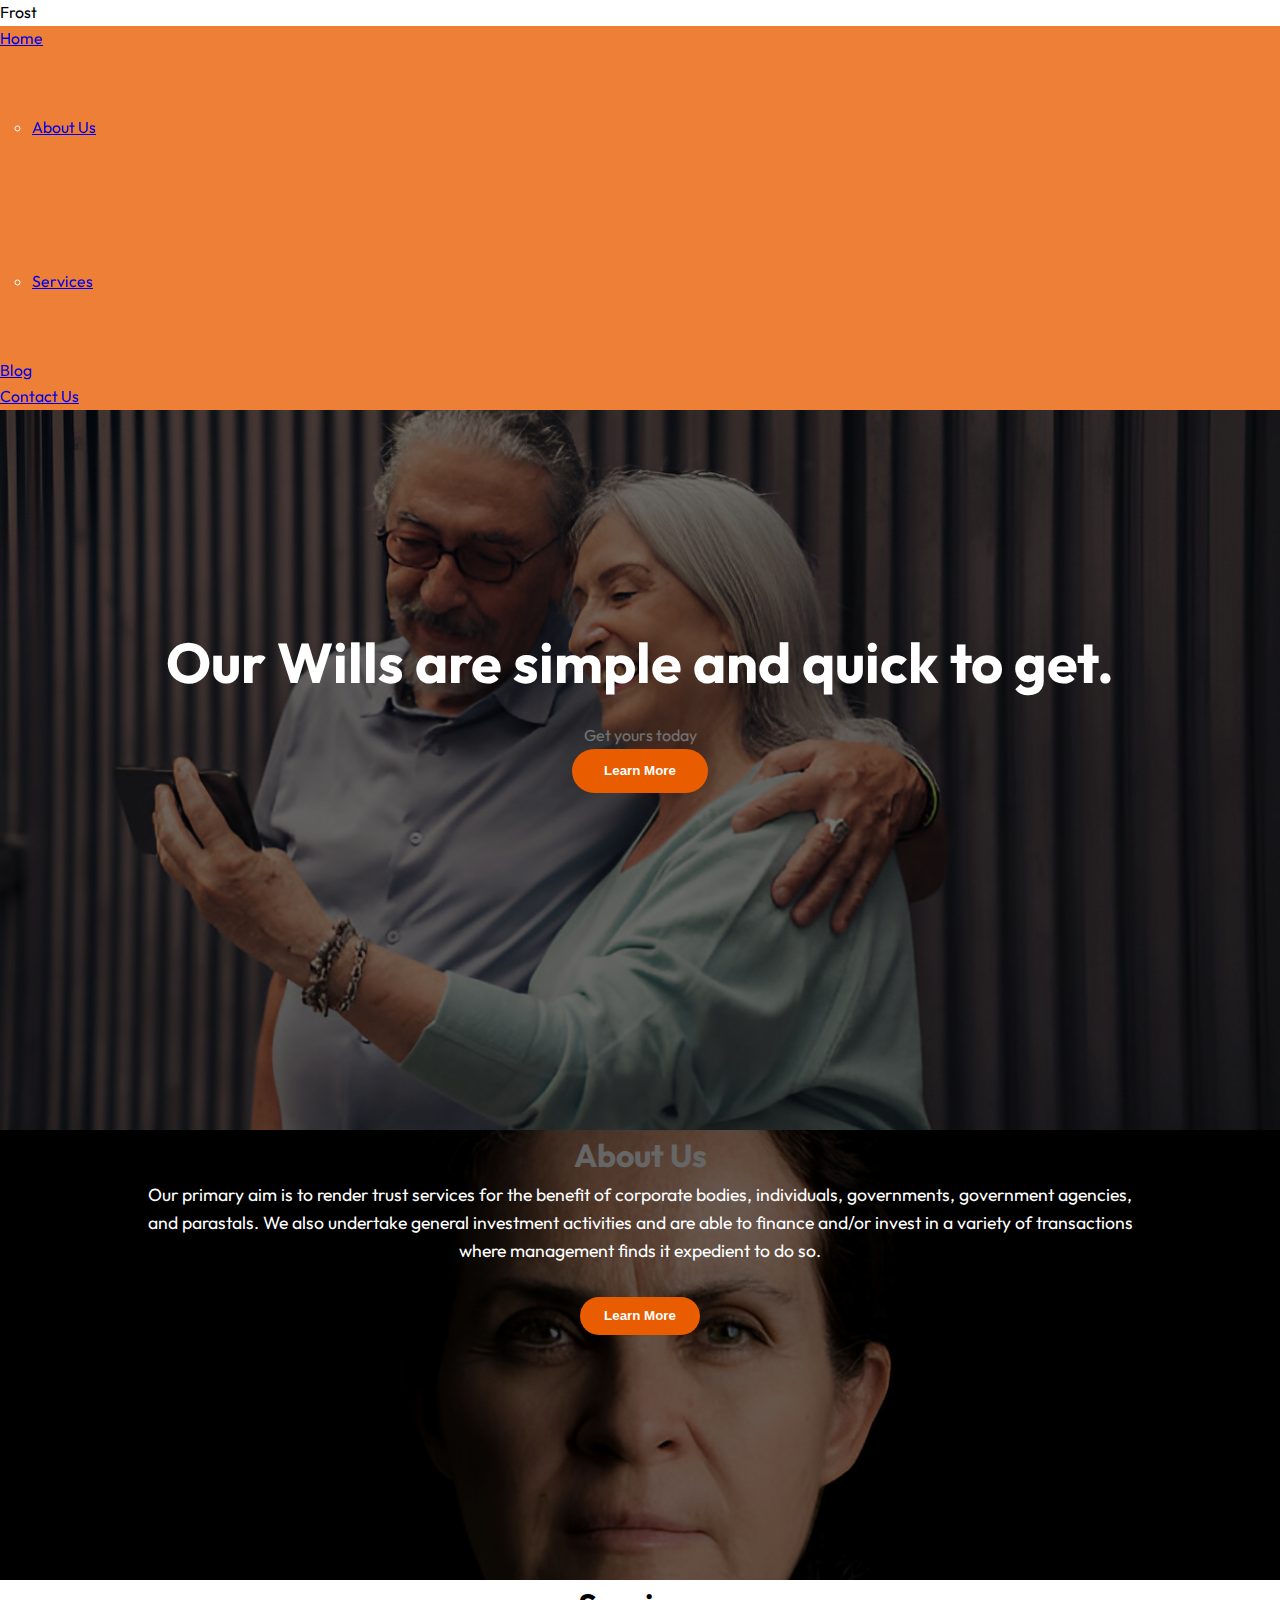
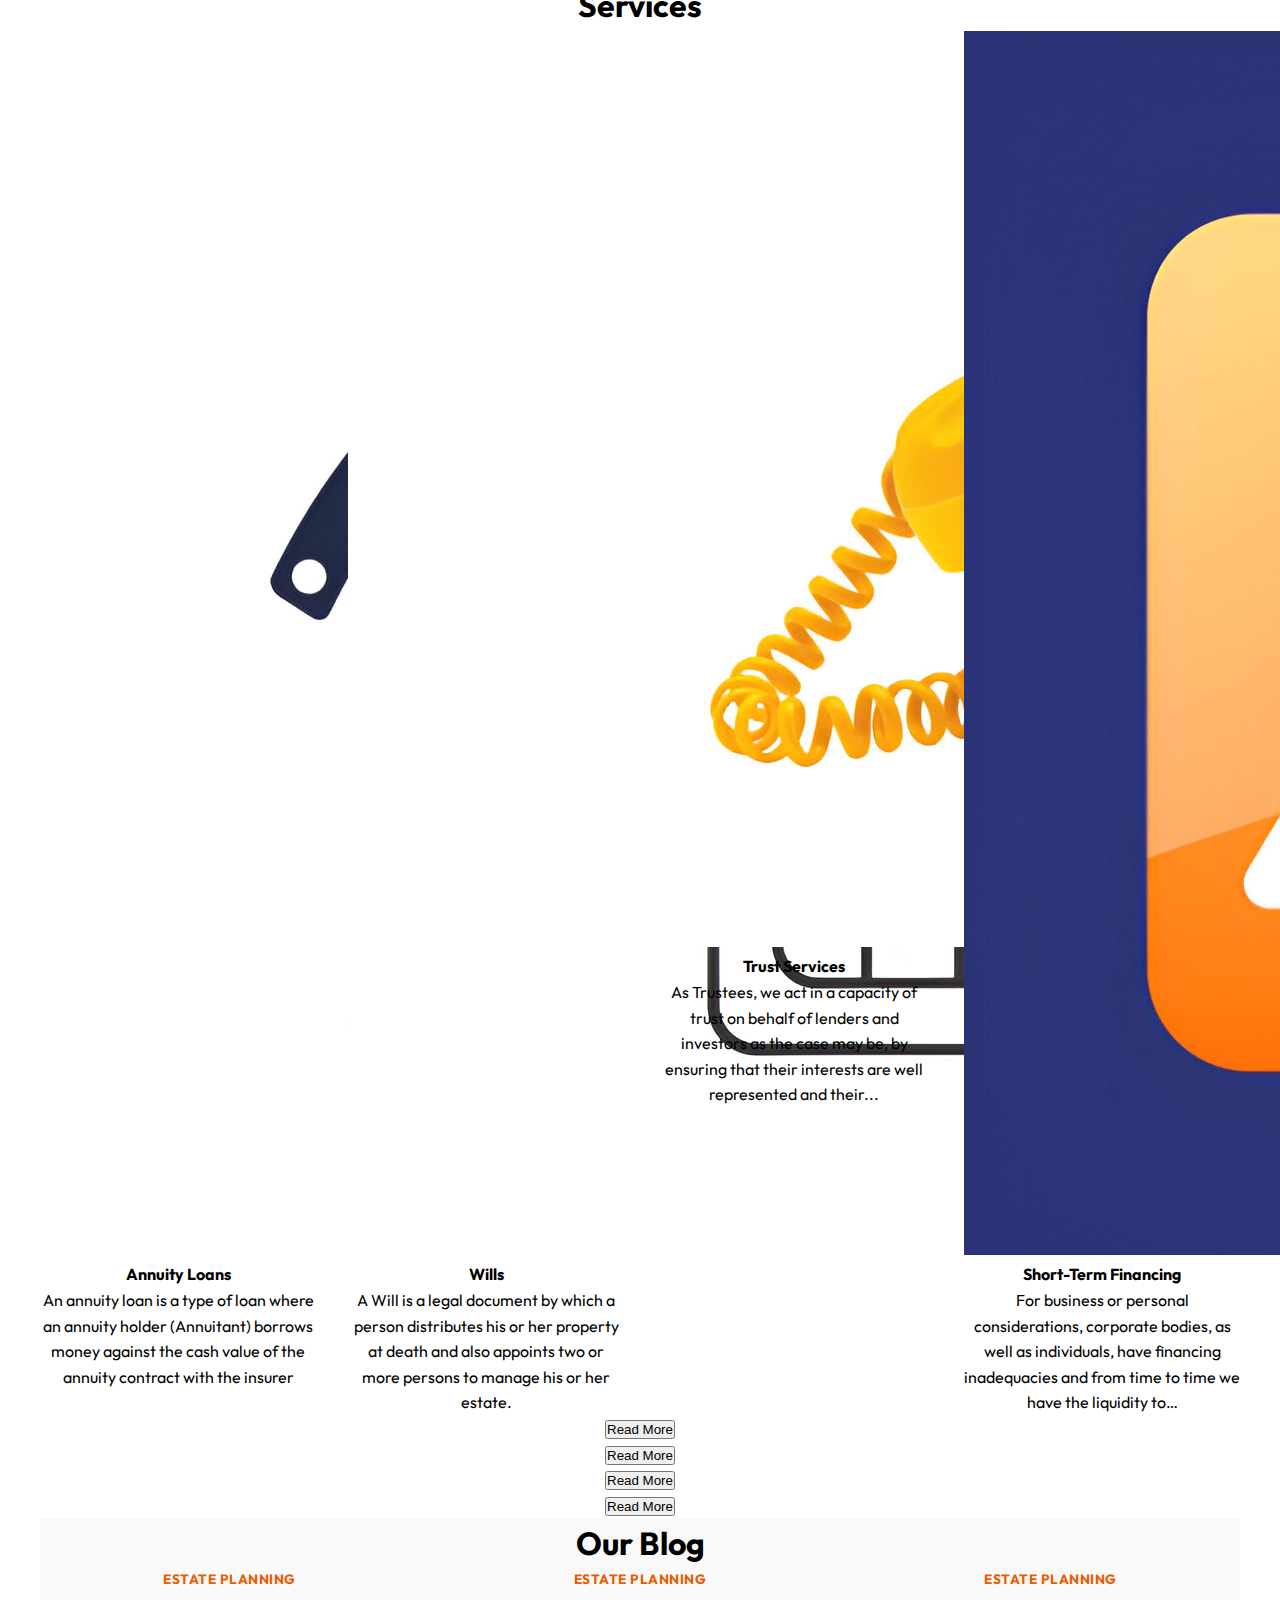
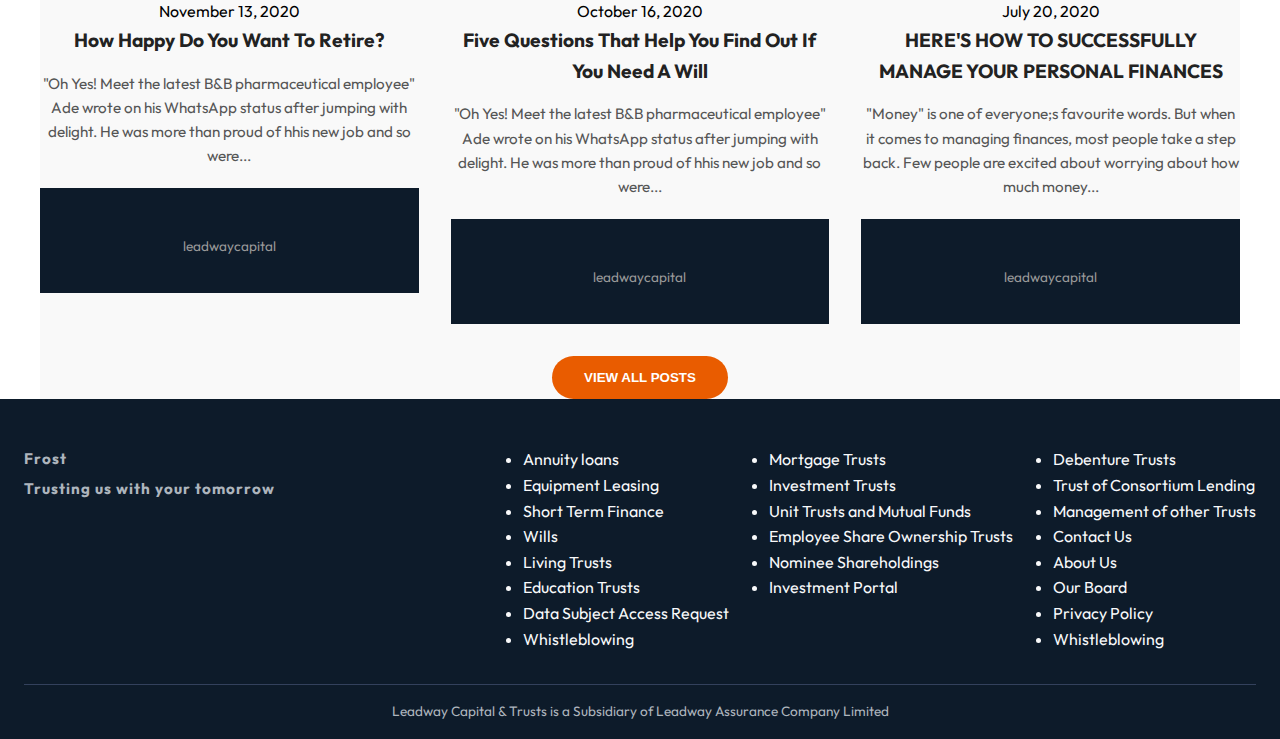
<file: index.html>
<!DOCTYPE html>
<html lang="en">
  <head>
    <meta charset="UTF-8" />
    <meta name="viewport" content="width=device-width, initial-scale=1.0" />
    <title>Frost</title>
    <link rel="stylesheet" href="style.css" />
    <link rel="preconnect" href="https://fonts.googleapis.com" />
    <link rel="preconnect" href="https://fonts.gstatic.com" crossorigin />
    <link
      href="https://fonts.googleapis.com/css2?family=Montserrat:ital,wght@0,100..900;1,100..900&family=Outfit:wght@100..900&display=swap"
      rel="stylesheet"
    />
  </head>
  <body>
    <main>
      <header>
        <a><p>Frost</p></a>
        <menu>
          <ul>
            <li><a href="index.html">Home</a></li>
            <section class="dropdown">
              <li><a href="about.html">About Us</a></li>
              <section class="dropdown-content">
                <li><a href="about.html">Our Board</a></li>
              </section>
            </section>

            <section class="dropdown">
              <li><a href="#">Services</a></li>
              <section class="dropdown-content">
                <li><a href="#">Annuity Loans</a></li>
                <li><a href="#">IWills</a></li>
                <li>
                  <a href="#">Short-Term Financing & Equipment Leasing</a>
                </li>
                <li><a href="#">Trust Services</a></li>
              </section>
            </section>
            <li><a href="#">Blog</a></li>
            <li><a href="#">Contact Us</a></li>
          </ul>
        </menu>
      </header>

      <section class="first">
        <h1>Our Wills are simple and quick to get.</h1>
        <p>Get yours today</p>
        <button>Learn More</button>
      </section>
    </main>

    <section class="about">
      <h1>About Us</h1>
      <p>
        Our primary aim is to render trust services for the benefit of corporate
        bodies, individuals, governments, government agencies, and parastals. We
        also undertake general investment activities and are able to finance
        and/or invest in a variety of transactions where management finds it
        expedient to do so.
      </p>
      <button>Learn More</button>
    </section>

    <section class="third">
      <h1>Services</h1>
      <section class="services">
        <section class="one">
          <img src="IMAGES/7xm.xyz627439.jpg" alt="" />
          <h4>Annuity Loans</h4>
          <p>
            An annuity loan is a type of loan where an annuity holder
            (Annuitant) borrows money against the cash value of the annuity
            contract with the insurer
          </p>
        </section>

        <section class="two">
          <img src="IMAGES/7xm.xyz371154.jpg" alt="" />
          <h4>Wills</h4>
          <p>
            A Will is a legal document by which a person distributes his or her
            property at death and also appoints two or more persons to manage
            his or her estate.
          </p>
        </section>

        <section class="three">
          <img src="/IMAGES/7xm.xyz281733.jpg" alt="" />
          <h4>Trust Services</h4>
          <p>
            As Trustees, we act in a capacity of trust on behalf of lenders and
            investors as the case may be, by ensuring that their interests are
            well represented and their...
          </p>
        </section>

        <section class="four">
          <img src="IMAGES/7xm.xyz845559.jpg" alt="" />
          <h4>Short-Term Financing</h4>
          <p>
            For business or personal considerations, corporate bodies, as well
            as individuals, have financing inadequacies and from time to time we
            have the liquidity to…
          </p>
        </section>
      </section>
      <section class="read">
        <section class="one-button">
          <button>Read More</button>
        </section>

        <section class="two-button">
          <button>Read More</button>
        </section>

        <section class="three-button">
          <button>Read More</button>
        </section>

        <section class="four-button">
          <button>Read More</button>
        </section>
      </section>
    </section>

    <section class="fourth">
      <section class="inner-first">
        <h1>Our Blog</h1>
        <section class="blog">
          <section class="left">
            <h5>Estate Planning</h5>
            <span>November 13, 2020</span>
            <h3>How Happy Do You Want To Retire?</h3>
            <p>
              "Oh Yes! Meet the latest B&B pharmaceutical employee" Ade wrote on
              his WhatsApp status after jumping with delight. He was more than
              proud of hhis new job and so were...
            </p>
            <footer>
              <p>leadwaycapital</p>
            </footer>
          </section>

          <section class="middle">
            <h5>Estate Planning</h5>
            <span>October 16, 2020</span>
            <h3>Five Questions That Help You Find Out If You Need A Will</h3>
            <p>
              "Oh Yes! Meet the latest B&B pharmaceutical employee" Ade wrote on
              his WhatsApp status after jumping with delight. He was more than
              proud of hhis new job and so were...
            </p>
            <footer>
              <p>leadwaycapital</p>
            </footer>
          </section>

          <section class="right">
            <h5>Estate Planning</h5>
            <span>July 20, 2020</span>
            <h3>HERE'S HOW TO SUCCESSFULLY MANAGE YOUR PERSONAL FINANCES</h3>
            <p>
              "Money" is one of everyone;s favourite words. But when it comes to
              managing finances, most people take a step back. Few people are
              excited about worrying about how much money...
            </p>
            <footer>
              <p>leadwaycapital</p>
            </footer>
          </section>
        </section>
      </section>

      <section class="inner-sec">
        <button>VIEW ALL POSTS</button>
      </section>
    </section>

    <footer>
      <section class="first-section">
        <section class="logo">
          <a><p>Frost</p></a>
          <p>Trusting us with your tomorrow</p>
        </section>

        <section class="line-one">
          <ul>
            <li><a href="#">Annuity loans</a></li>
            <li><a href="#">Equipment Leasing</a></li>
            <li><a href="#">Short Term Finance</a></li>
            <li><a href="#">Wills</a></li>
            <li><a href="#">Living Trusts</a></li>
            <li><a href="#">Education Trusts</a></li>
            <li><a href="#">Data Subject Access Request</a></li>
            <li><a href="#">Whistleblowing</a></li>
          </ul>
        </section>

        <section class="line-two">
          <ul>
            <li><a href="#">Mortgage Trusts</a></li>
            <li><a href="#">Investment Trusts</a></li>
            <li><a href="#">Unit Trusts and Mutual Funds</a></li>
            <li><a href="#">Employee Share Ownership Trusts</a></li>
            <li><a href="#">Nominee Shareholdings</a></li>
            <li><a href="#">Investment Portal</a></li>
          </ul>
        </section>

        <section class="line-three">
          <ul>
            <li><a href="#">Debenture Trusts</a></li>
            <li><a href="#">Trust of Consortium Lending</a></li>
            <li><a href="#">Management of other Trusts</a></li>
            <li><a href="#">Contact Us</a></li>
            <li><a href="#">About Us</a></li>
            <li><a href="#">Our Board</a></li>
            <li><a href="#">Privacy Policy</a></li>
            <li><a href="#">Whistleblowing</a></li>
          </ul>
        </section>
      </section>

      <section class="second-section">
        <p>
          Leadway Capital & Trusts is a Subsidiary of Leadway Assurance Company
          Limited
        </p>
      </section>
    </footer>
  </body>
</html>
</file>
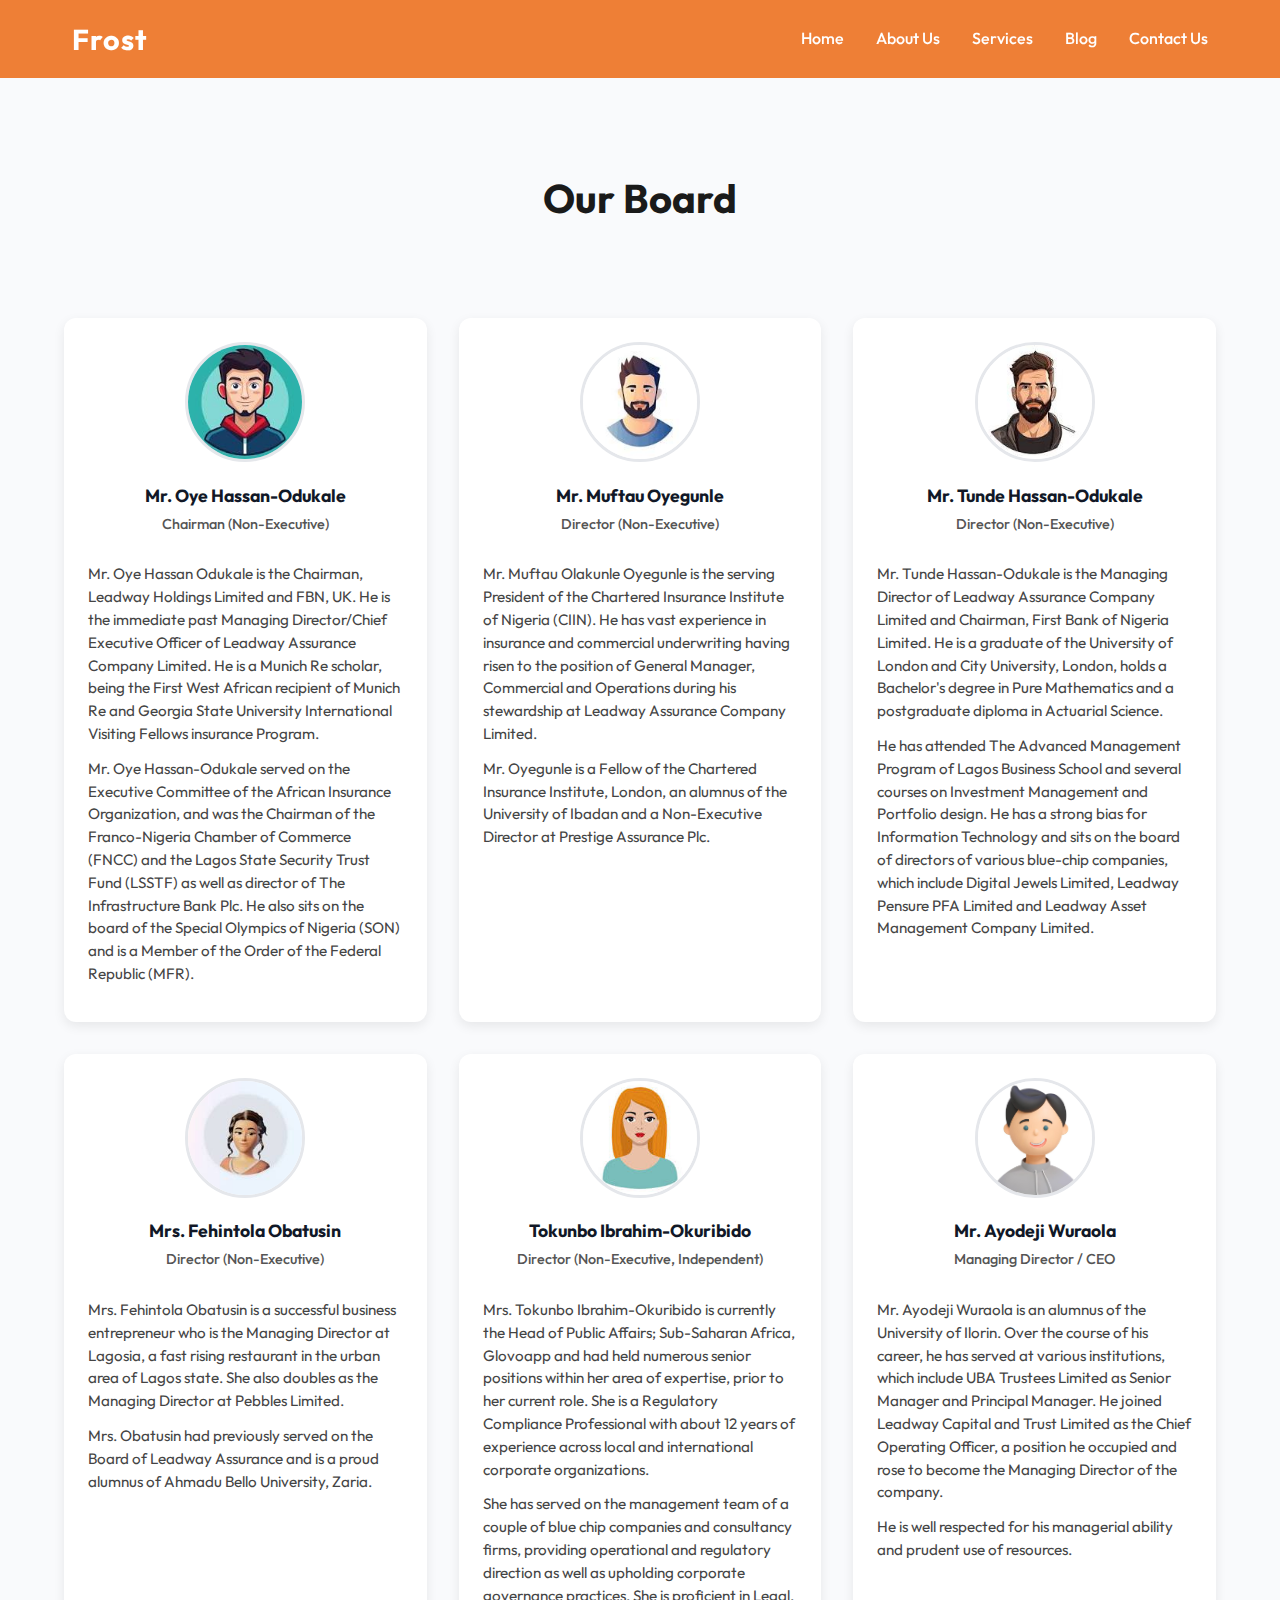
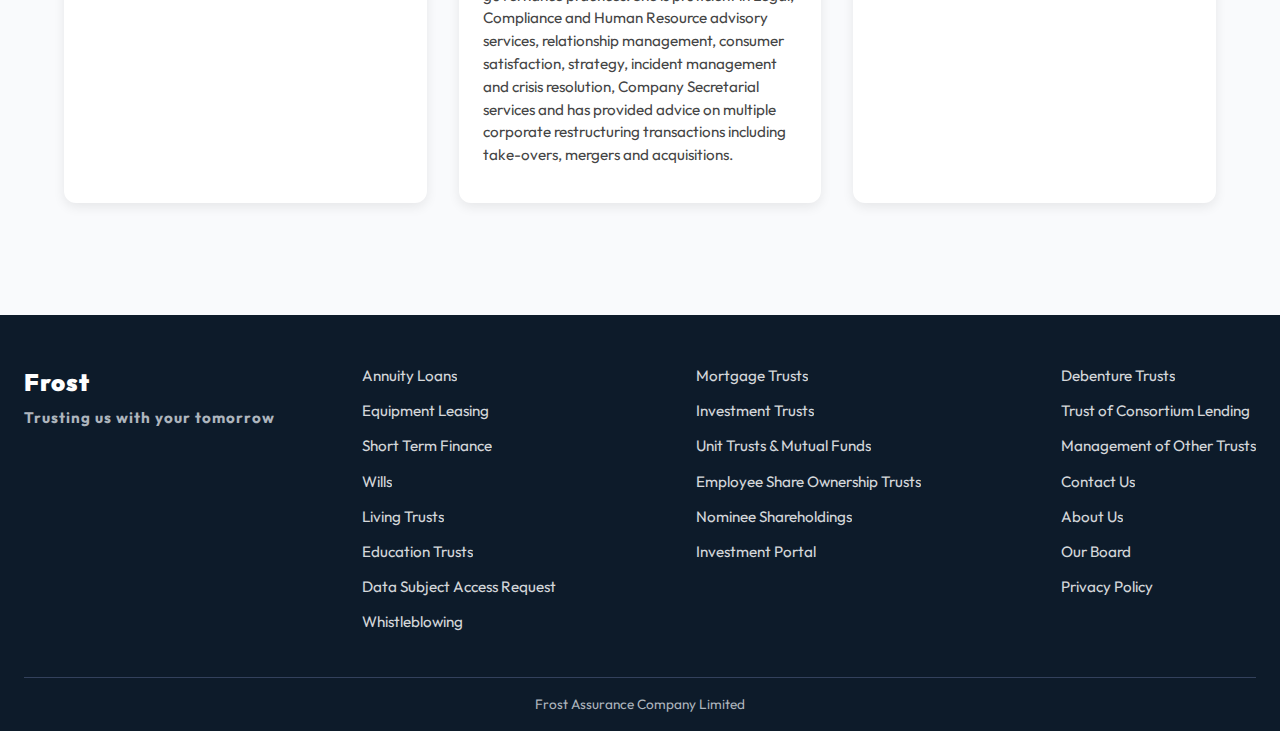
<file: about.html>
<!DOCTYPE html>
<html lang="en">
  <head>
    <meta charset="UTF-8" />
    <meta name="viewport" content="width=device-width, initial-scale=1.0" />
    <title>Our Board</title>
    <link rel="stylesheet" href="style.css" />
    <link rel="preconnect" href="https://fonts.googleapis.com" />
    <link rel="preconnect" href="https://fonts.gstatic.com" crossorigin />
    <link
      href="https://fonts.googleapis.com/css2?family=Montserrat:ital,wght@0,100..900;1,100..900&family=Outfit:wght@100..900&display=swap"
      rel="stylesheet"
    />
  </head>
  <body>
    <menu>
      <nav class="navbar" aria-label="Main Navigation">
        <div class="logo">Frost</div>

        <!-- Hamburger Button -->
        <button class="menu-toggle" aria-label="Toggle Menu">☰</button>

        <ul class="nav-links">
          <li><a href="index.html">Home</a></li>
          <li>
            <a href="about.html">About Us</a>
            <ul class="dropdown-content">
              <li><a href="about.html">Our Board</a></li>
            </ul>
          </li>
          <li>
            <a href="#">Services</a>
            <ul class="dropdown-content">
              <li><a href="#">Annuity Loans</a></li>
              <li><a href="#">Wills</a></li>
              <li><a href="#">Short-Term Financing & Equipment Leasing</a></li>
              <li><a href="#">Trust Services</a></li>
            </ul>
          </li>
          <li><a href="#">Blog</a></li>
          <li><a href="#">Contact Us</a></li>
        </ul>
      </nav>
    </menu>

    <main class="board">
      <header>
        <h1>Our Board</h1>
      </header>

      <section class="board-members">
        <div class="board-row">
          <article class="board-member">
            <figure>
              <img
                src="IMAGES/OHO-350x350.jpg"
                alt="Portrait of Mr. Oye Hassan-Odukale"
              />
              <figcaption>
                <h3>Mr. Oye Hassan-Odukale</h3>
                <p class="role">Chairman (Non-Executive)</p>
              </figcaption>
            </figure>
            <p>
              Mr. Oye Hassan Odukale is the Chairman, Leadway Holdings Limited
              and FBN, UK. He is the immediate past Managing Director/Chief
              Executive Officer of Leadway Assurance Company Limited. He is a
              Munich Re scholar, being the First West African recipient of
              Munich Re and Georgia State University International Visiting
              Fellows insurance Program.
            </p>
            <p>
              Mr. Oye Hassan-Odukale served on the Executive Committee of the
              African Insurance Organization, and was the Chairman of the
              Franco-Nigeria Chamber of Commerce (FNCC) and the Lagos State
              Security Trust Fund (LSSTF) as well as director of The
              Infrastructure Bank Plc. He also sits on the board of the Special
              Olympics of Nigeria (SON) and is a Member of the Order of the
              Federal Republic (MFR).
            </p>
          </article>

          <article class="board-member">
            <figure>
              <img src="IMAGES/Oye.jpg" alt="Portrait of Mr. Muftau Oyegunle" />
              <figcaption>
                <h3>Mr. Muftau Oyegunle</h3>
                <p class="role">Director (Non-Executive)</p>
              </figcaption>
            </figure>
            <p>
              Mr. Muftau Olakunle Oyegunle is the serving President of the
              Chartered Insurance Institute of Nigeria (CIIN). He has vast
              experience in insurance and commercial underwriting having risen
              to the position of General Manager, Commercial and Operations
              during his stewardship at Leadway Assurance Company Limited.
            </p>
            <p>
              Mr. Oyegunle is a Fellow of the Chartered Insurance Institute,
              London, an alumnus of the University of Ibadan and a Non-Executive
              Director at Prestige Assurance Plc.
            </p>
          </article>

          <article class="board-member">
            <figure>
              <img
                src="IMAGES/Board-Leadership-ImageArtboard-1-copy-350x350.jpg"
                alt="Portrait of Mr. Tunde Hassan-Odukale"
              />
              <figcaption>
                <h3>Mr. Tunde Hassan-Odukale</h3>
                <p class="role">Director (Non-Executive)</p>
              </figcaption>
            </figure>
            <p>
              Mr. Tunde Hassan-Odukale is the Managing Director of Leadway
              Assurance Company Limited and Chairman, First Bank of Nigeria
              Limited. He is a graduate of the University of London and City
              University, London, holds a Bachelor's degree in Pure Mathematics
              and a postgraduate diploma in Actuarial Science.
            </p>
            <p>
              He has attended The Advanced Management Program of Lagos Business
              School and several courses on Investment Management and Portfolio
              design. He has a strong bias for Information Technology and sits
              on the board of directors of various blue-chip companies, which
              include Digital Jewels Limited, Leadway Pensure PFA Limited and
              Leadway Asset Management Company Limited.
            </p>
          </article>
          <article class="board-member">
            <figure>
              <img
                src="IMAGES/fE-350x350.jpg"
                alt="Portrait of Mrs. Fehintola Obatusin"
              />
              <figcaption>
                <h3>Mrs. Fehintola Obatusin</h3>
                <p class="role">Director (Non-Executive)</p>
              </figcaption>
            </figure>
            <p>
              Mrs. Fehintola Obatusin is a successful business entrepreneur who
              is the Managing Director at Lagosia, a fast rising restaurant in
              the urban area of Lagos state. She also doubles as the Managing
              Director at Pebbles Limited.
            </p>
            <p>
              Mrs. Obatusin had previously served on the Board of Leadway
              Assurance and is a proud alumnus of Ahmadu Bello University,
              Zaria.
            </p>
          </article>

          <article class="board-member">
            <figure>
              <img
                src="IMAGES/Head-shot-350x350.jpg"
                alt="Portrait of Tokunbo Ibrahim-Okuribido"
              />
              <figcaption>
                <h3>Tokunbo Ibrahim-Okuribido</h3>
                <p class="role">Director (Non-Executive, Independent)</p>
              </figcaption>
            </figure>
            <p>
              Mrs. Tokunbo Ibrahim-Okuribido is currently the Head of Public
              Affairs; Sub-Saharan Africa, Glovoapp and had held numerous senior
              positions within her area of expertise, prior to her current role.
              She is a Regulatory Compliance Professional with about 12 years of
              experience across local and international corporate organizations.
            </p>
            <p>
              She has served on the management team of a couple of blue chip
              companies and consultancy firms, providing operational and
              regulatory direction as well as upholding corporate governance
              practices. She is proficient in Legal, Compliance and Human
              Resource advisory services, relationship management, consumer
              satisfaction, strategy, incident management and crisis resolution,
              Company Secretarial services and has provided advice on multiple
              corporate restructuring transactions including take-overs, mergers
              and acquisitions.
            </p>
          </article>

          <article class="board-member">
            <figure>
              <img
                src="IMAGES/wura-350x350.jpg"
                alt="Portrait of Mr. Ayodeji Wuraola"
              />
              <figcaption>
                <h3>Mr. Ayodeji Wuraola</h3>
                <p class="role">Managing Director / CEO</p>
              </figcaption>
            </figure>
            <p>
              Mr. Ayodeji Wuraola is an alumnus of the University of Ilorin.
              Over the course of his career, he has served at various
              institutions, which include UBA Trustees Limited as Senior Manager
              and Principal Manager. He joined Leadway Capital and Trust Limited
              as the Chief Operating Officer, a position he occupied and rose to
              become the Managing Director of the company.
            </p>
            <p>
              He is well respected for his managerial ability and prudent use of
              resources.
            </p>
          </article>
        </div>
      </section>
    </main>

    <!-- Footer -->
    <footer>
      <div class="first-section">
        <div class="logo">
          <p><strong>Frost</strong></p>
          <p>Trusting us with your tomorrow</p>
        </div>

        <nav aria-label="Footer Links">
          <ul>
            <li><a href="#">Annuity Loans</a></li>
            <li><a href="#">Equipment Leasing</a></li>
            <li><a href="#">Short Term Finance</a></li>
            <li><a href="#">Wills</a></li>
            <li><a href="#">Living Trusts</a></li>
            <li><a href="#">Education Trusts</a></li>
            <li><a href="#">Data Subject Access Request</a></li>
            <li><a href="#">Whistleblowing</a></li>
          </ul>

          <ul>
            <li><a href="#">Mortgage Trusts</a></li>
            <li><a href="#">Investment Trusts</a></li>
            <li><a href="#">Unit Trusts & Mutual Funds</a></li>
            <li><a href="#">Employee Share Ownership Trusts</a></li>
            <li><a href="#">Nominee Shareholdings</a></li>
            <li><a href="#">Investment Portal</a></li>
          </ul>

          <ul>
            <li><a href="#">Debenture Trusts</a></li>
            <li><a href="#">Trust of Consortium Lending</a></li>
            <li><a href="#">Management of Other Trusts</a></li>
            <li><a href="#">Contact Us</a></li>
            <li><a href="#">About Us</a></li>
            <li><a href="#">Our Board</a></li>
            <li><a href="#">Privacy Policy</a></li>
          </ul>
        </nav>
      </div>

      <div class="second-section">
        <p>Frost Assurance Company Limited</p>
      </div>
    </footer>
    <script src="index.js"></script>
  </body>
</html>
</file>
<file: style.css>
* {
  margin: 0;
  padding: 0;
  box-sizing: border-box;
}

body {
  font-family: "Outfit", sans-serif;
  line-height: 1.6;
}

/* ========== HEADER NAVBAR ========== */
menu {
  background: #e95d00c9;
  color: white;
  position: sticky;
  top: 0;
  z-index: 1000;
}

.navbar {
  max-width: 1200px;
  margin: 0 auto;
  padding: 1rem 2rem;
  display: flex;
  justify-content: space-between;
  align-items: center;
}

.logo {
  font-size: 1.8rem;
  font-weight: 700;
  color: #fff;
  letter-spacing: 1px;
}

.nav-links {
  display: flex;
  list-style: none;
  gap: 2rem;
}

.nav-links li {
  position: relative;
}

.nav-links a {
  color: white;
  text-decoration: none;
  font-weight: 500;
  transition: color 0.3s ease;
}

.nav-links a:hover {
  color: #00b4d8;
}

/* Dropdown */
.dropdown-content {
  display: none;
  position: absolute;
  top: 100%;
  left: 0;
  background: white;
  min-width: 220px;
  padding: 0.5rem 0;
  border-radius: 0.4rem;
  box-shadow: 0 4px 10px rgba(0, 0, 0, 0.15);
  z-index: 500;
}

.dropdown-content li {
  margin: 0;
}

.dropdown-content a {
  display: block;
  padding: 0.6rem 1rem;
  color: #333;
  font-weight: 500;
}

.dropdown-content a:hover {
  background: #1a1a1b;
  color: white;
}

.nav-links li:hover > .dropdown-content {
  display: block;
}

/* Hamburger (mobile) */
.menu-toggle {
  display: none;
  font-size: 2rem;
  background: none;
  border: none;
  color: white;
  cursor: pointer;
}

/* ========== RESPONSIVE STYLES ========== */
@media (max-width: 768px) {
  .menu-toggle {
    display: block;
  }

  .nav-links {
    position: absolute;
    top: 100%;
    right: 0;
    background: #0d1b2a;
    flex-direction: column;
    align-items: flex-start;
    width: 250px;
    padding: 1rem;
    border-radius: 0 0 0.5rem 0.5rem;
    display: none;
  }

  .nav-links li {
    width: 100%;
  }

  .nav-links a {
    display: block;
    width: 100%;
    padding: 0.8rem 0;
  }

  /* Dropdown for mobile */
  .nav-links li .dropdown-content {
    position: static;
    background: #14213d;
    width: 100%;
    box-shadow: none;
    border-radius: 0;
  }

  .nav-links li .dropdown-content a {
    color: #ddd;
    padding: 0.6rem 1rem;
  }

  .nav-links li .dropdown-content a:hover {
    background: #00b4d8;
    color: white;
  }

  .nav-links.show {
    display: flex;
  }
}

/* ========== MAIN SECTIONS ========== */
main section {
  padding: 4rem 2rem;
}

/* ========== HERO SECTION ========== */
.first {
  background: url("IMAGES/7xm.xyz205066.jpg") center/cover no-repeat;
  color: white;
  text-align: center;
  padding: 8rem 2rem;
  position: relative;
  height: 80vh;
}

.first::before {
  content: "";
  position: absolute;
  inset: 0;
  background: rgba(0, 0, 0, 0.55);
}

.first h1,
.first button {
  position: relative;
  z-index: 1;
  justify-content: center;
  align-items: center;
}

.first h1 {
  font-size: 3.5rem;
  margin-top: 5rem;
  margin-bottom: 1rem;
}

.first button {
  background: #e95c00;
  border: none;
  padding: 0.9rem 2rem;
  border-radius: 30px;
  color: #fff;
  font-weight: 600;
  cursor: pointer;
  transition: background 0.3s ease;
}

.first button:hover {
  background: #c74400;
}

/* ========== ABOUT SECTION ========== */
.about {
  background: url("IMAGES/7xm.xyz976879.jpg") center/cover no-repeat;
  text-align: center;
  color: white;
  position: relative;
  height: 50vh;
}

.about::before {
  content: "";
  position: absolute;
  inset: 0;
  background: rgba(0, 0, 0, 0.6);
}

.about h2,
.about p,
.about button {
  position: relative;
  z-index: 1;
}

.about h2 {
  font-size: 3rem;
}

.about p {
  font-size: 1.1rem;
  max-width: 1000px;
  margin: 0 auto 2rem;
}

.about button {
  background: #e95c00;
  border: none;
  padding: 0.7rem 1.5rem;
  border-radius: 25px;
  color: #fff;
  font-weight: 600;
  cursor: pointer;
}

.about button:hover {
  background: #c74400;
}

/* ========== SERVICES SECTION ========== */
.third {
  text-align: center;
  max-width: 1200px;
  margin: 0 auto;
}

.third h2 {
  font-size: 2.2rem;
  margin-bottom: 3rem;
  color: #333;
}

.services {
  display: grid;
  grid-template-columns: repeat(auto-fit, minmax(250px, 1fr));
  gap: 2rem;
}

.service {
  background: #fff;
  border-radius: 12px;
  padding: 1.5rem;
  text-align: center;
  box-shadow: 0 6px 20px rgba(0, 0, 0, 0.1);
  transition: transform 0.3s ease, box-shadow 0.3s ease;
}

.service:hover {
  transform: translateY(-6px);
  box-shadow: 0 12px 25px rgba(0, 0, 0, 0.15);
}

.service img {
  width: 100px;
  height: 100px;
  object-fit: cover;
  border-radius: 50%;
  margin-bottom: 1rem;
  border: 3px solid #e95c00;
}

.service h3 {
  font-size: 1.3rem;
  margin-bottom: 0.8rem;
}

.service p {
  font-size: 0.95rem;
  color: #555;
}

.service button {
  margin-top: 1rem;
  border: 2px solid #e95c00;
  background: transparent;
  padding: 0.6rem 1.4rem;
  border-radius: 25px;
  color: #e95c00;
  font-weight: 600;
  cursor: pointer;
  transition: all 0.3s ease;
}

.service button:hover {
  background: #e95c00;
  color: white;
}

/* ========== BLOG SECTION ========== */
.fourth {
  background: #f9f9f9;
  text-align: center;
  max-width: 1200px;
  margin: 0 auto;
}

.fourth h2 {
  font-size: 2rem;
  margin-bottom: 3rem;
  color: #333;
}

.blog {
  display: grid;
  grid-template-columns: repeat(auto-fit, minmax(280px, 1fr));
  gap: 2rem;
  margin-bottom: 2rem;
}

.blog article {
  background: white;
  padding: 1.5rem;
  border-radius: 12px;
  box-shadow: 0 6px 18px rgba(0, 0, 0, 0.08);
  text-align: left;
  transition: transform 0.3s ease;
}

.blog article:hover {
  transform: translateY(-5px);
}

.blog h5 {
  font-size: 0.85rem;
  color: #e95c00;
  margin-bottom: 0.5rem;
  text-transform: uppercase;
  letter-spacing: 0.5px;
}

.blog time {
  display: block;
  font-size: 0.8rem;
  color: #777;
  margin-bottom: 0.8rem;
}

.blog h3 {
  font-size: 1.2rem;
  margin-bottom: 1rem;
  color: #222;
}

.blog p {
  font-size: 0.95rem;
  color: #555;
  margin-bottom: 1.2rem;
}

.blog footer p {
  font-size: 0.85rem;
  color: #999;
}

.inner-sec button {
  background: #e95c00;
  border: none;
  padding: 0.9rem 2rem;
  border-radius: 30px;
  color: #fff;
  font-weight: 600;
  cursor: pointer;
  transition: background 0.3s ease;
}

.inner-sec button:hover {
  background: #c74400;
}

/* ========== RESPONSIVE ADJUSTMENTS ========== */
@media (max-width: 768px) {
  .first h1 {
    font-size: 2rem;
  }

  .about h2,
  .third h2,
  .fourth h2 {
    font-size: 1.6rem;
  }

  .about p {
    font-size: 0.9rem;
  }

  .services {
    grid-template-columns: 1fr;
  }

  .blog {
    grid-template-columns: 1fr;
  }
}

@media (max-width: 480px) {
  .about p {
    line-height: 1rem;
  }
}
/* ===== Footer Styles ===== */
footer {
  background-color: #0d1b2a;
  color: #f8f9fa;
  padding: 3rem 1.5rem 1rem;
  font-family: "Outfit", sans-serif;
}

footer a {
  color: #f8f9fa;
  text-decoration: none;
  transition: color 0.3s ease;
}

footer a:hover {
  color: #4cc9f0;
}

footer .first-section {
  display: flex;
  flex-direction: column;
  gap: 2.5rem;
  margin-bottom: 2rem;
}

footer .logo p:first-child {
  font-size: 1.5rem;
  font-weight: 700;
  margin-bottom: 0.3rem;
}

footer .logo p:last-child {
  font-size: 0.95rem;
  color: #adb5bd;
}

footer nav {
  display: flex;
  flex-wrap: wrap;
  gap: 2rem;
}

footer nav ul {
  list-style: none;
  padding: 0;
  margin: 0;
}

footer nav ul li {
  margin-bottom: 0.6rem;
}

footer nav ul li a {
  font-size: 0.95rem;
  opacity: 0.85;
}

footer nav ul li a:hover {
  opacity: 1;
}

footer .second-section {
  border-top: 1px solid #33415c;
  padding-top: 1rem;
  text-align: center;
  font-size: 0.85rem;
  color: #adb5bd;
}

/* --- Responsive Design --- */
@media (min-width: 768px) {
  footer .first-section {
    flex-direction: row;
    justify-content: space-between;
    align-items: flex-start;
  }

  footer .logo {
    flex: 1;
  }

  footer nav {
    flex: 3;
    justify-content: space-between;
  }
}

@media (max-width: 480px) {
  footer nav {
    flex-direction: column;
    gap: 1.5rem;
  }

  footer .logo p:first-child {
    font-size: 1.3rem;
  }
}

.board {
  padding: 3rem 2rem;
  background: #f9fafc;
}

.board header h1 {
  text-align: center;
  font-size: 2.5rem;
  margin-top: 2.5rem;
  margin-bottom: 1.5rem;
  color: #1a1a1a;
}

.board-row {
  display: grid;
  grid-template-columns: repeat(3, 1fr);
  gap: 2rem;
}

.board-member {
  background: #ffffff;
  border-radius: 12px;
  box-shadow: 0 4px 12px rgba(0, 0, 0, 0.08);
  padding: 1.5rem;
  display: flex;
  flex-direction: column;
  transition: transform 0.25s ease, box-shadow 0.25s ease;
}

.board-member:hover {
  transform: translateY(-6px);
  box-shadow: 0 8px 20px rgba(0, 0, 0, 0.12);
}

.board-member figure {
  text-align: center;
  margin-bottom: 1rem;
}

.board-member img {
  width: 120px;
  height: 120px;
  border-radius: 50%;
  object-fit: cover;
  margin-bottom: 0.75rem;
  border: 3px solid #e5e7eb;
}

.board-member h3 {
  font-size: 1.1rem;
  margin-bottom: 0.25rem;
  color: #111827;
}

.board-member .role {
  font-size: 0.9rem;
  font-weight: 500;
  color: #555;
}

.board-member p {
  font-size: 0.95rem;
  color: #444;
  line-height: 1.5;
  margin-bottom: 0.75rem;
}

/* Responsive Design */
@media (max-width: 1024px) {
  .board-row {
    grid-template-columns: repeat(2, 1fr);
  }
}

@media (max-width: 640px) {
  .board-row {
    grid-template-columns: 1fr;
  }
}
</file>
